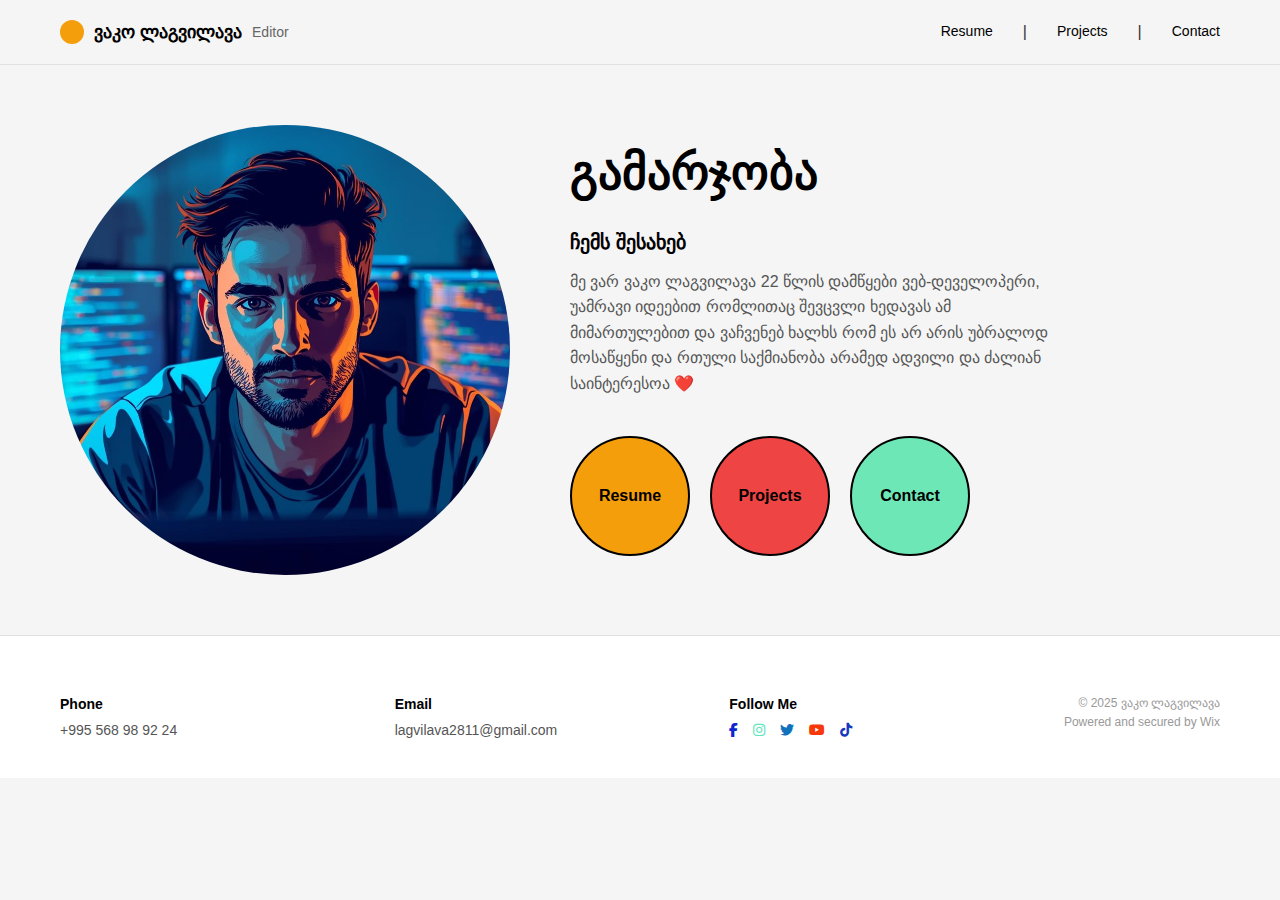
<file: index.html>
<!DOCTYPE html>
<html lang="en">
<head>
    <meta charset="UTF-8">
    <meta name="viewport" content="width=device-width, initial-scale=1.0">
    <title>ვაკო ლაგვილავა - პორტფოლიო</title>
    <link rel="stylesheet" href="style.css">
    <link rel="preconnect" href="https://fonts.googleapis.com">
    <link rel="preconnect" href="https://fonts.gstatic.com" crossorigin>
    <link href="https://fonts.googleapis.com/css2?family=Open+Sans:ital,wght@0,300..800;1,300..800&display=swap" rel="stylesheet">
    <link rel="stylesheet" href="https://cdnjs.cloudflare.com/ajax/libs/font-awesome/6.5.1/css/all.min.css">
</head>
<body>
    <!-- Header -->
    <header class="header">
        <div class="container">
            <div class="header-content">
                <a href="index.html" class="logo-link">
                    <div class="logo">
                        <span class="dot" ></span>
                        <span class="name" >ვაკო ლაგვილავა</span>
                        <span class="title">Editor</span>
                    </div>
                </a>
                <nav class="nav">
                    <a href="resume.html">Resume</a><span>|</span>
                    <a href="projects.html">Projects</a><span>|</span>
                    <a href="contact.html">Contact</a>
                </nav>
            </div>
        </div>
    </header>

    <!-- Main Content -->
    <main class="main">
        <div class="container">
            <div class="content-wrapper">
                <!-- Profile Section -->
                <div class="profile-section">
                    <img src="foto/vako lagvilava web developer.jpg" alt="ვაკო ლაგვილავა" class="profile-image">
                </div>

                <!-- Text Section -->
                <div class="text-section">
                    <h1 class="greeting">გამარჯობა</h1>
                    <div class="about-section">
                        <h2 class="about-title">ჩემს შესახებ</h2>
                        <p class="about-text">მე ვარ ვაკო ლაგვილავა 22 წლის დამწყები ვებ-დეველოპერი, უამრავი იდეებით რომლითაც შევცვლი ხედავას ამ მიმართულებით და ვაჩვენებ ხალხს რომ ეს არ არის უბრალოდ მოსაწყენი და რთული საქმიანობა არამედ ადვილი და ძალიან საინტერესოა ❤️</p>
                    </div>

                    <!-- Buttons -->
                    <div class="buttons-section">
                        <a href="resume.html" class="btn btn-resume">Resume</a>
                        <a href="projects.html" class="btn btn-projects">Projects</a>
                        <a href="contact.html" class="btn btn-contact">Contact</a>
                    </div>
                </div>
            </div>
        </div>
    </main>

    <!-- Footer -->
    <footer class="footer">
        <div class="container">
            <div class="footer-content">
                <div class="footer-section">
                    <h3>Phone</h3>
                    <p>+995 568 98 92 24</p>
                </div>
                <div class="footer-section">
                    <h3>Email</h3>
                    <p><class="com">lagvilava2811@gmail.com</class=></p>
                </div>
                <div class="footer-section">
                    <h3>Follow Me</h3>
                    <div class="social">
                        <a href="https://www.facebook.com/vako.lagvilava.1"><i class="fa-brands fa-facebook-f fa-beat-fade" style="color: #1026d1;"></i></a>
                        <a href="https://www.instagram.com/vako_lagvilava?igsh=OTJseTh4NzR1dDIy"><i class="fa-brands fa-instagram fa-beat-fade" style="color: #63E6BE;"></i></a>
                        <a href="https://x.com/ValeriLagv6884"><i class="fa-brands fa-twitter fa-bounce" style="color: #1071bc;"></i></a>
                        <a href="https://www.youtube.com/watch?v=wQZBNd7JH2g"><i class="fa-brands fa-youtube fa-beat-fade" style="color: #f73808;"></i></a>
                        <a href="https://www.tiktok.com/@relaxbaby.28?_r=1&_t=ZS-92TBEdog6Gj"><i class="fa-brands fa-tiktok fa-beat-fade" style="color: #1638c0;"></i></a>
                    </div>
                </div>
                <div class="footer-right">
                    <p>&copy; 2025 ვაკო ლაგვილავა</p>
                    <p>Powered and secured by <a href="#wix">Wix</a></p>
                </div>
            </div>
        </div>
    </footer>
</body>
</html>
</file>
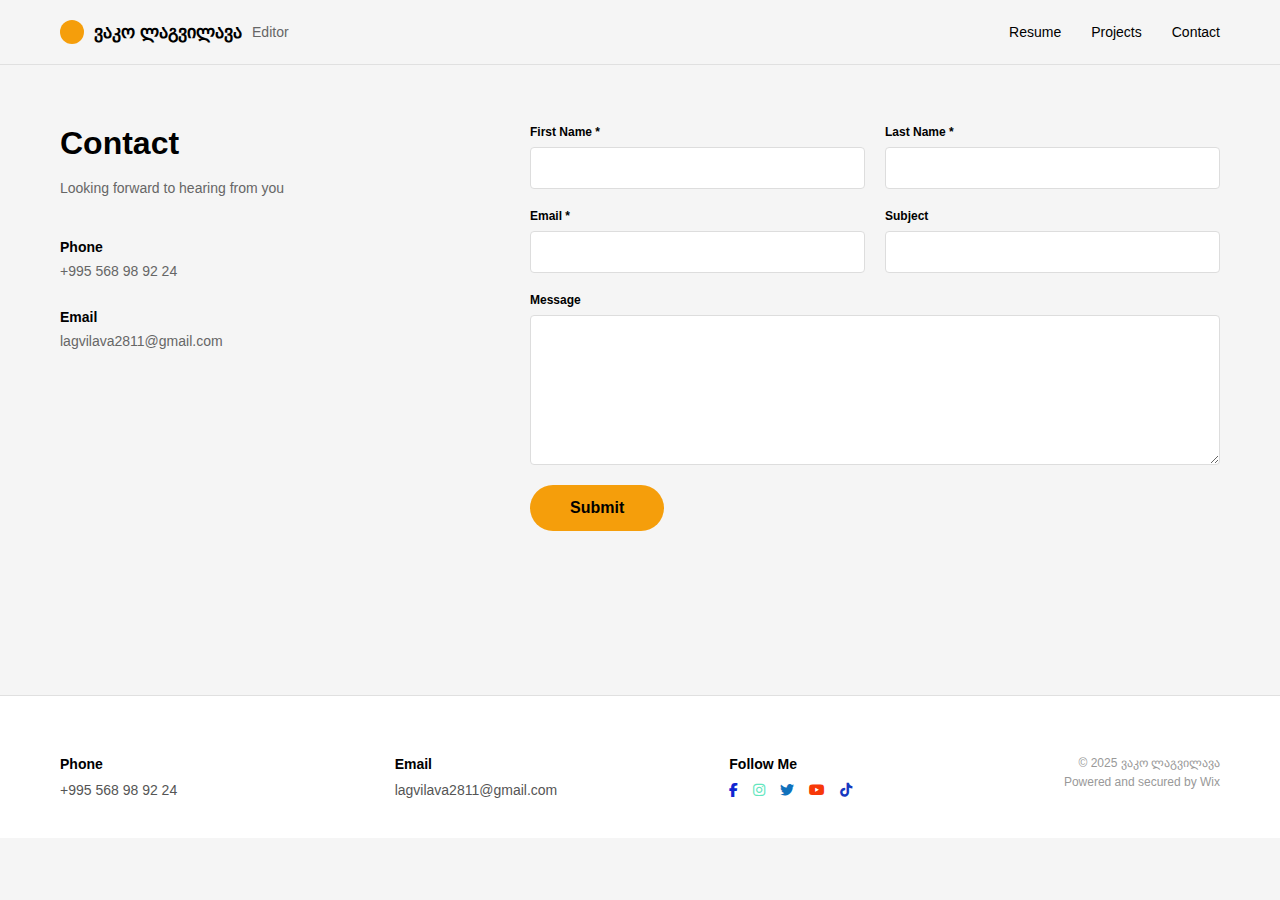
<file: contact.html>
<!DOCTYPE html>
<html lang="en">
<head>
    <meta charset="UTF-8">
    <meta name="viewport" content="width=device-width, initial-scale=1.0">
    <title>ვაკო ლაგვილავა - Contact</title>
    <link rel="stylesheet" href="style.css">
    <link rel="preconnect" href="https://fonts.googleapis.com">
    <link rel="preconnect" href="https://fonts.gstatic.com" crossorigin>
    <link href="https://fonts.googleapis.com/css2?family=Open+Sans:ital,wght@0,300..800;1,300..800&display=swap" rel="stylesheet">
    <link rel="stylesheet" href="https://cdnjs.cloudflare.com/ajax/libs/font-awesome/6.5.1/css/all.min.css">
</head>
<body>
  
    <header class="header">
        <div class="container">
            <div class="header-content">
                <a href="index.html" class="logo-link">
                    <div class="logo">
                        <span class="dot"></span>
                        <span class="name">ვაკო ლაგვილავა</span>
                        <span class="title">Editor</span>
                    </div>
                </a>
                <nav class="nav">
                    
                    <a href="resume.html">Resume</a>
                    <a href="projects.html">Projects</a>
                    <a href="contact.html" class="active">Contact</a>
                </nav>
            </div>
        </div>
    </header>

   
    <main class="main-contact">
        <div class="container">
            <div class="contact-wrapper">
               
                <div class="contact-info">
                    <h1 class="contact-title">Contact</h1>
                    <p class="contact-subtitle">Looking forward to hearing from you</p>
                    
                    <div class="contact-details">
                        <div class="detail-item">
                            <h3>Phone</h3>
                            <p>+995 568 98 92 24</p>
                        </div>
                        <div class="detail-item">
                            <h3>Email</h3>
                            <p>lagvilava2811@gmail.com</p>
                        </div>
                    </div>
                </div>

              
                <div class="contact-form-wrapper">
                    <form class="contact-form">
                        <div class="form-row">
                            <div class="form-group">
                                <label for="firstName">First Name *</label>
                                <input type="text" id="firstName" name="firstName" required>
                            </div>
                            <div class="form-group">
                                <label for="lastName">Last Name *</label>
                                <input type="text" id="lastName" name="lastName" required>
                            </div>
                        </div>

                        <div class="form-row">
                            <div class="form-group">
                                <label for="email">Email *</label>
                                <input type="email" id="email" name="email" required>
                            </div>
                            <div class="form-group">
                                <label for="subject">Subject</label>
                                <input type="text" id="subject" name="subject">
                            </div>
                        </div>

                        <div class="form-group full-width">
                            <label for="message">Message</label>
                            <textarea id="message" name="message" rows="6"></textarea>
                        </div>

                        <button type="submit" class="submit-btn">Submit</button>
                    </form>
                </div>
            </div>
        </div>
    </main>

  
    <footer class="footer">
        <div class="container">
            <div class="footer-content">
                <div class="footer-section">
                    <h3>Phone</h3>
                    <p>+995 568 98 92 24</p>
                </div>
                <div class="footer-section">
                    <h3>Email</h3>
                    <p>lagvilava2811@gmail.com</p>
                </div>
                <div class="footer-section">
                    <h3>Follow Me</h3>
                    <div class="social">
                        <a href="https://www.facebook.com/vako.lagvilava.1"><i class="fa-brands fa-facebook-f fa-beat-fade" style="color: #1026d1;"></i></a>
                        <a href="https://www.instagram.com/vako_lagvilava?igsh=OTJseTh4NzR1dDIy"><i class="fa-brands fa-instagram fa-beat-fade" style="color: #63E6BE;"></i></a>
                        <a href="https://x.com/ValeriLagv6884"><i class="fa-brands fa-twitter fa-bounce" style="color: #1071bc;"></i></a>
                        <a href="https://www.youtube.com/watch?v=wQZBNd7JH2g"><i class="fa-brands fa-youtube fa-beat-fade" style="color: #f73808;"></i></a>
                        <a href="https://www.tiktok.com/@relaxbaby.28?_r=1&_t=ZS-92TBEdog6Gj"><i class="fa-brands fa-tiktok fa-beat-fade" style="color: #1638c0;"></i></a>
                    </div>
                </div>
                <div class="footer-right">
                    <p>&copy; 2025 ვაკო ლაგვილავა</p>
                    <p>Powered and secured by <a href="#wix">Wix</a></p>
                </div>
            </div>
        </div>
    </footer>
</body>
</html>
</file>
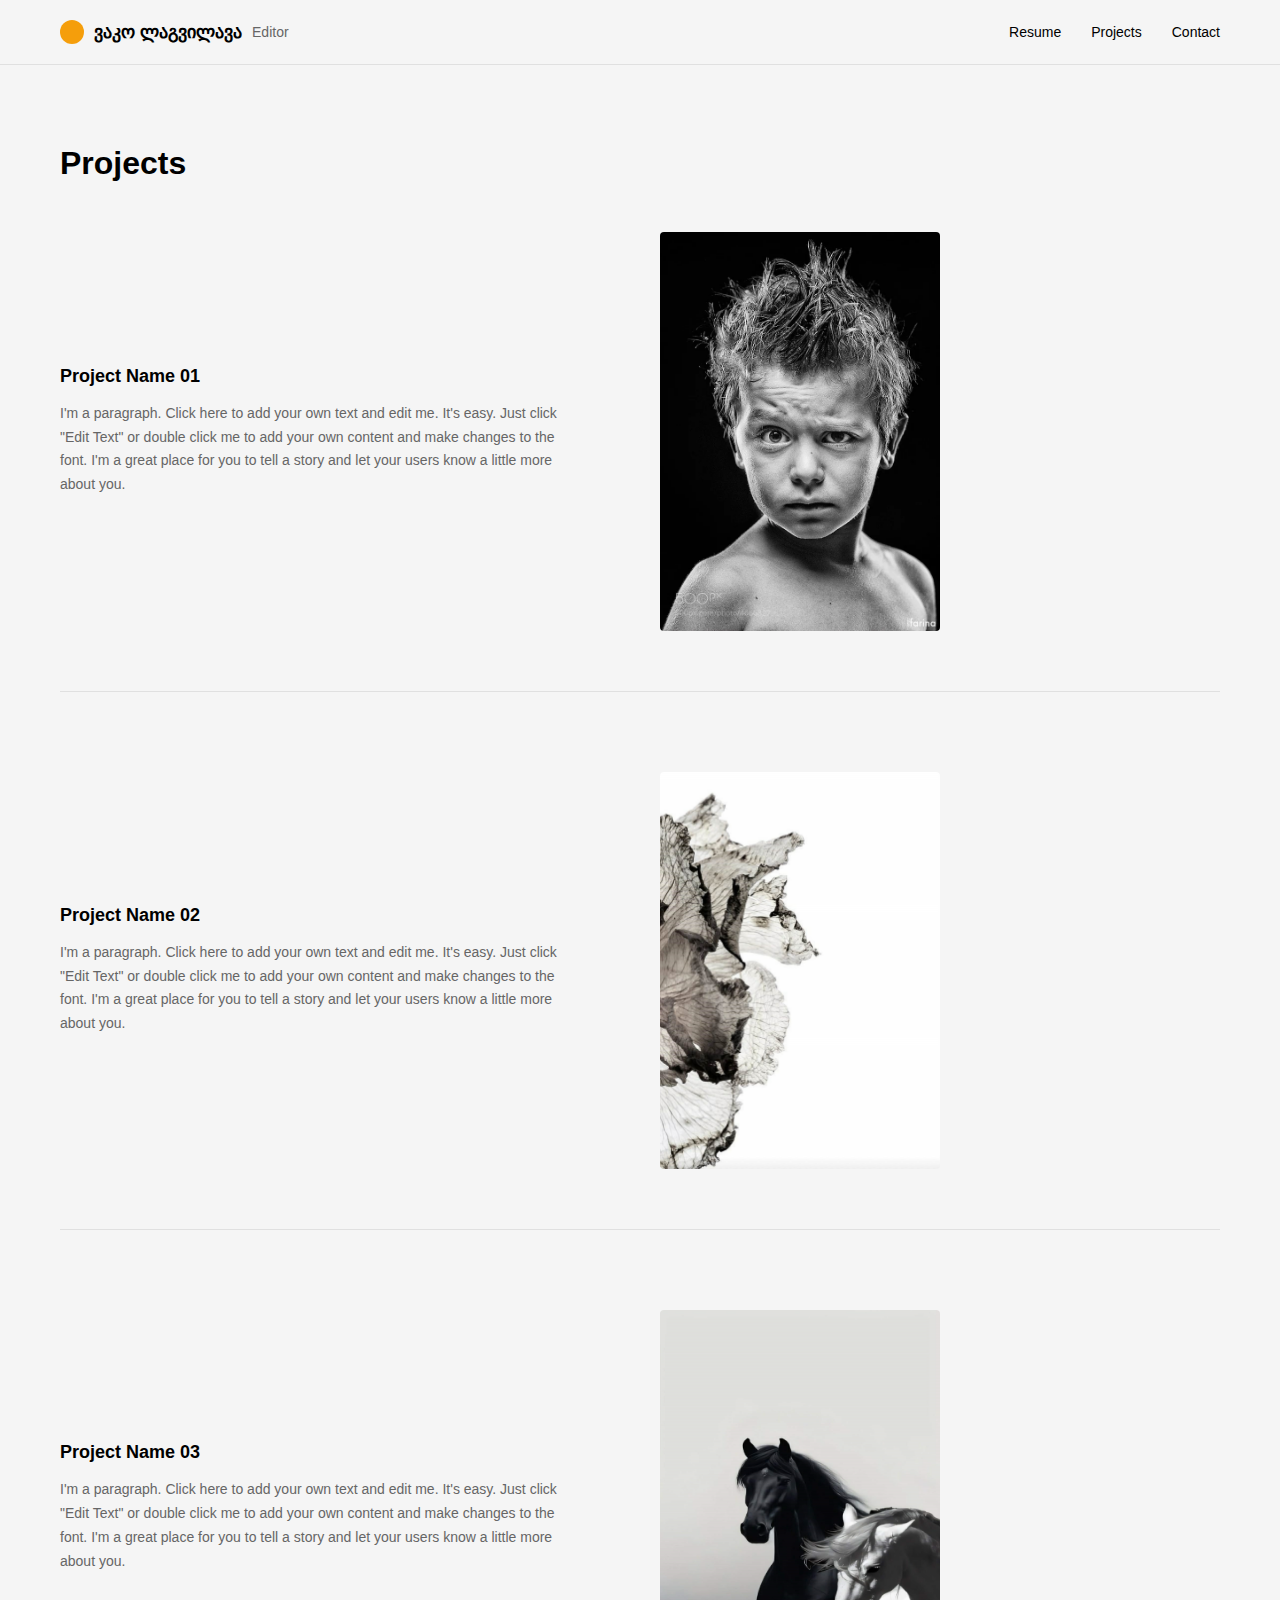
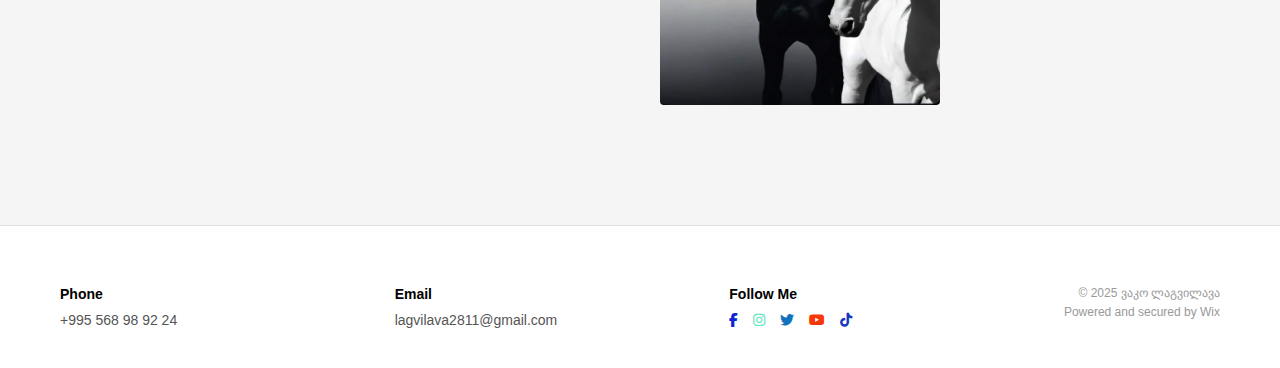
<file: projects.html>
<!DOCTYPE html>
<html lang="en">
<head>
    <meta charset="UTF-8">
    <meta name="viewport" content="width=device-width, initial-scale=1.0">
    <title>ვაკო ლაგვილავა - Projects</title>
    <link rel="stylesheet" href="style.css">
    <link rel="preconnect" href="https://fonts.googleapis.com">
    <link rel="preconnect" href="https://fonts.gstatic.com" crossorigin>
    <link href="https://fonts.googleapis.com/css2?family=Open+Sans:ital,wght@0,300..800;1,300..800&display=swap" rel="stylesheet">
    <link rel="stylesheet" href="https://cdnjs.cloudflare.com/ajax/libs/font-awesome/6.5.1/css/all.min.css">
</head>
<body>
    <!-- Header -->
    <header class="header">
        <div class="container">
            <div class="header-content">
                <a href="index.html" class="logo-link">
                    <div class="logo">
                        <span class="dot"></span>
                        <span class="name">ვაკო ლაგვილავა</span>
                        <span class="title">Editor</span>
                    </div>
                </a>
                <nav class="nav">
                    
                    <a href="resume.html">Resume</a>
                    <a href="projects.html">Projects</a>
                    <a href="contact.html">Contact</a>
                </nav>
            </div>
        </div>
    </header>


    <main class="main-projects">
        <div class="container">
           
            <h1 class="projects-title">Projects</h1>

      
            <section class="project-item">
                <div class="project-content">
                    <h2 class="project-name">Project Name 01</h2>
                    <p class="project-description">I'm a paragraph. Click here to add your own text and edit me. It's easy. Just click "Edit Text" or double click me to add your own content and make changes to the font. I'm a great place for you to tell a story and let your users know a little more about you.</p>
                </div>
                <div class="project-image">
                    <img src="foto/4-62.webp" alt="Project 01">
                </div>
            </section>

           
            <section class="project-item">
                <div class="project-content">
                    <h2 class="project-name">Project Name 02</h2>
                    <p class="project-description">I'm a paragraph. Click here to add your own text and edit me. It's easy. Just click "Edit Text" or double click me to add your own content and make changes to the font. I'm a great place for you to tell a story and let your users know a little more about you.</p>
                </div>
                <div class="project-image">
                    <img src="foto/f9a0a156-5943-49fc-b1e5-37c21cee55be.jpg" alt="Project 02">
                </div>
            </section>

        
            <section class="project-item">
                <div class="project-content">
                    <h2 class="project-name">Project Name 03</h2>
                    <p class="project-description">I'm a paragraph. Click here to add your own text and edit me. It's easy. Just click "Edit Text" or double click me to add your own content and make changes to the font. I'm a great place for you to tell a story and let your users know a little more about you.</p>
                </div>
                <div class="project-image">
                    <img src="foto/Без имени.png" alt="Project 03">
                </div>
            </section>
        </div>
    </main>

   
    <footer class="footer">
        <div class="container">
            <div class="footer-content">
                <div class="footer-section">
                    <h3>Phone</h3>
                    <p>+995 568 98 92 24</p>
                </div>
                <div class="footer-section">
                    <h3>Email</h3>
                    <p>lagvilava2811@gmail.com</p>
                </div>
                <div class="footer-section">
                    <h3>Follow Me</h3>
                    <div class="social">
                        <a href="https://www.facebook.com/vako.lagvilava.1"><i class="fa-brands fa-facebook-f fa-beat-fade" style="color: #1026d1;"></i></a>
                        <a href="https://www.instagram.com/vako_lagvilava?igsh=OTJseTh4NzR1dDIy"><i class="fa-brands fa-instagram fa-beat-fade" style="color: #63E6BE;"></i></a>
                        <a href="https://x.com/ValeriLagv6884"><i class="fa-brands fa-twitter fa-bounce" style="color: #1071bc;"></i></a>
                        <a href="https://www.youtube.com/watch?v=wQZBNd7JH2g"><i class="fa-brands fa-youtube fa-beat-fade" style="color: #f73808;"></i></a>
                        <a href="https://www.tiktok.com/@relaxbaby.28?_r=1&_t=ZS-92TBEdog6Gj"><i class="fa-brands fa-tiktok fa-beat-fade" style="color: #1638c0;"></i></a>
                    </div>
                </div>
                <div class="footer-right">
                    <p>&copy; 2025 ვაკო ლაგვილავა</p>
                    <p>Powered and secured by <a href="#wix">Wix</a></p>
                </div>
            </div>
        </div>
    </footer>
</body>
</html>
</file>
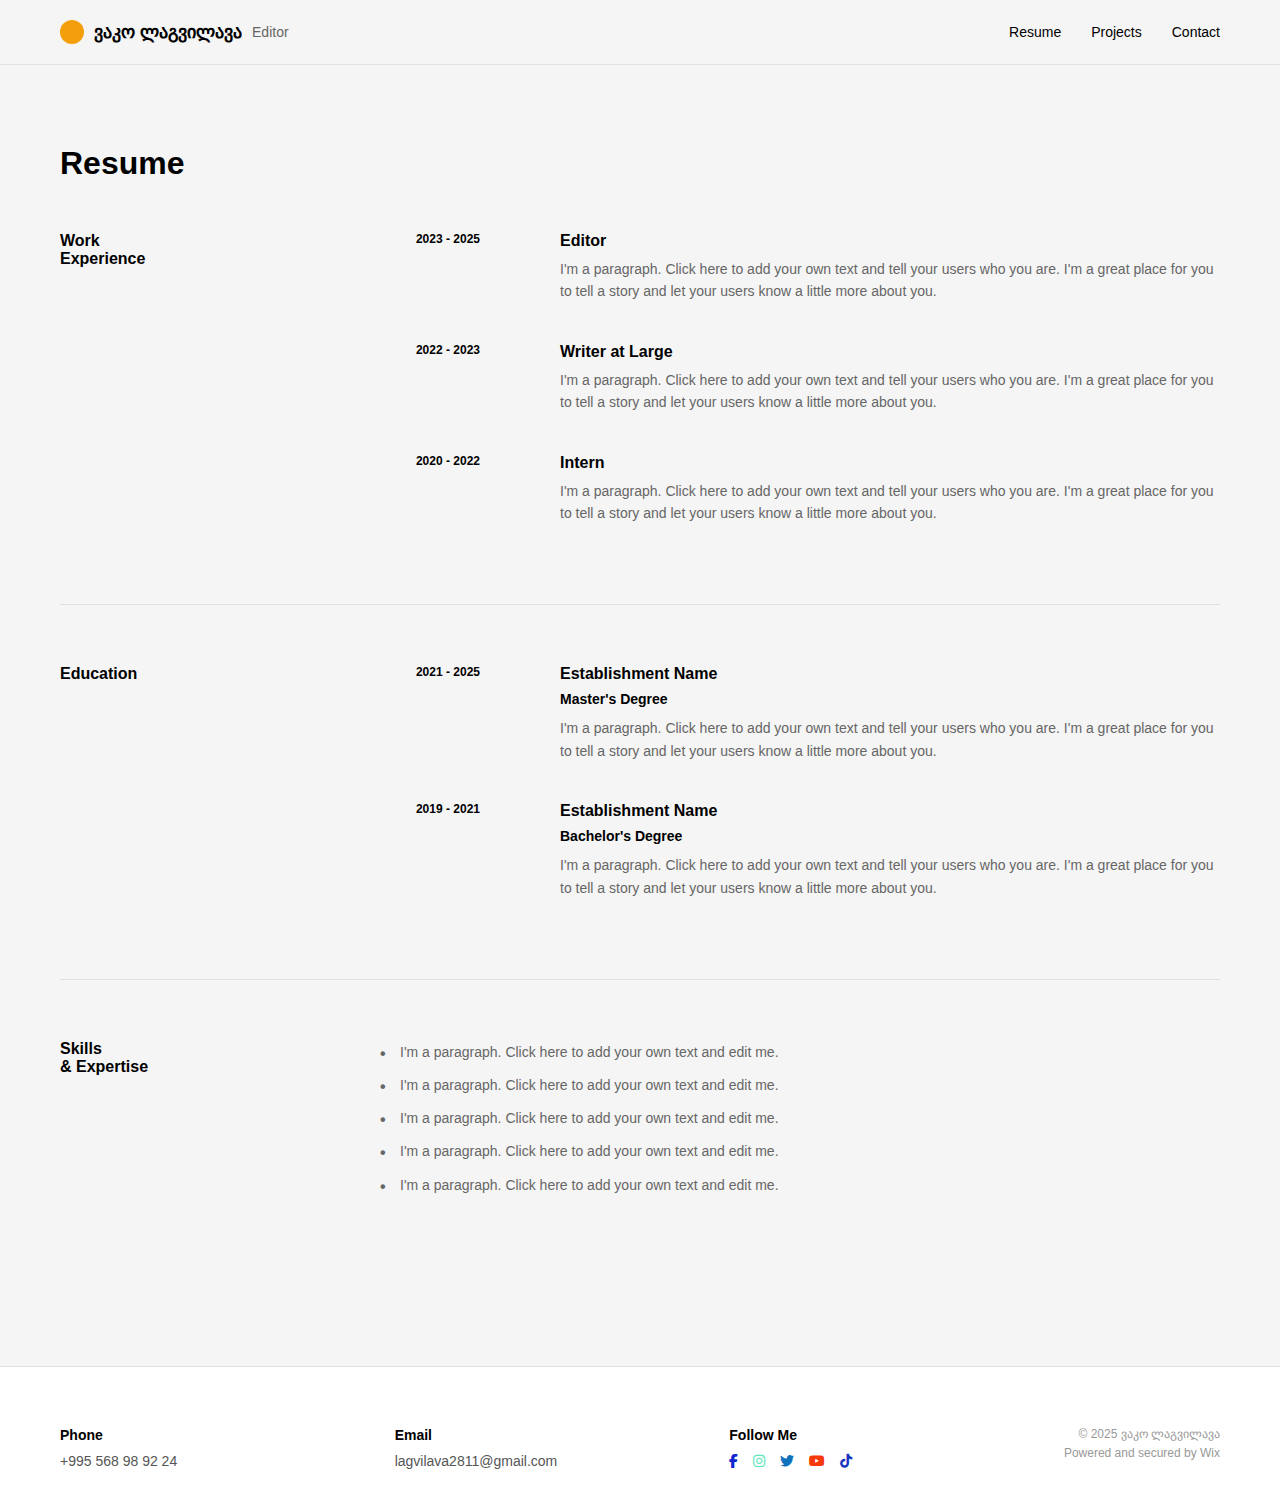
<file: resume.html>
<!DOCTYPE html>
<html lang="en">
<head>
    <meta charset="UTF-8">
    <meta name="viewport" content="width=device-width, initial-scale=1.0">
    <title>ვაკო ლაგვილავა - Resume</title>
    <link rel="stylesheet" href="style.css">
    <link rel="preconnect" href="https://fonts.googleapis.com">
    <link rel="preconnect" href="https://fonts.gstatic.com" crossorigin>
    <link href="https://fonts.googleapis.com/css2?family=Open+Sans:ital,wght@0,300..800;1,300..800&display=swap" rel="stylesheet">
    <link rel="stylesheet" href="https://cdnjs.cloudflare.com/ajax/libs/font-awesome/6.5.1/css/all.min.css">
</head>
<body>
    <!-- Header -->
    <header class="header">
        <div class="container">
            <div class="header-content">
                <a href="index.html" class="logo-link">
                    <div class="logo">
                        <span class="dot"></span>
                        <span class="name">ვაკო ლაგვილავა</span>
                        <span class="title">Editor</span>
                    </div>
                </a>
                <nav class="nav">
                   
                    <a href="resume.html">Resume</a>
                    <a href="projects.html">Projects</a>
                    <a href="contact.html">Contact</a>
                </nav>
            </div>
        </div>
    </header>

    
    <main class="main-resume">
        <div class="container">
       
            <h1 class="resume-title">Resume</h1>

           
            <section class="resume-section">
                <div class="section-left">
                    <div class="section-header">
                        <h2>Work</h2>
                        <h2 class="section-title-main">Experience</h2>
                    </div>
                </div>

                <div class="section-content">
                    <div class="experience-item">
                        <div class="experience-left">
                            <span class="date">2023 - 2025</span>
                        </div>
                        <div class="experience-right">
                            <h3 class="job-title">Editor</h3>
                            <p class="job-description">I'm a paragraph. Click here to add your own text and tell your users who you are. I'm a great place for you to tell a story and let your users know a little more about you.</p>
                        </div>
                    </div>

                    <div class="experience-item">
                        <div class="experience-left">
                            <span class="date">2022 - 2023</span>
                        </div>
                        <div class="experience-right">
                            <h3 class="job-title">Writer at Large</h3>
                            <p class="job-description">I'm a paragraph. Click here to add your own text and tell your users who you are. I'm a great place for you to tell a story and let your users know a little more about you.</p>
                        </div>
                    </div>

                    <div class="experience-item">
                        <div class="experience-left">
                            <span class="date">2020 - 2022</span>
                        </div>
                        <div class="experience-right">
                            <h3 class="job-title">Intern</h3>
                            <p class="job-description">I'm a paragraph. Click here to add your own text and tell your users who you are. I'm a great place for you to tell a story and let your users know a little more about you.</p>
                        </div>
                    </div>
                </div>
            </section>

          
            <section class="resume-section">
                <div class="section-left">
                    <div class="section-header">
                        <h2>Education</h2>
                    </div>
                </div>

                <div class="section-content">
                    <div class="experience-item">
                        <div class="experience-left">
                            <span class="date">2021 - 2025</span>
                        </div>
                        <div class="experience-right">
                            <h3 class="job-title">Establishment Name</h3>
                            <h4 class="degree">Master's Degree</h4>
                            <p class="job-description">I'm a paragraph. Click here to add your own text and tell your users who you are. I'm a great place for you to tell a story and let your users know a little more about you.</p>
                        </div>
                    </div>

                    <div class="experience-item">
                        <div class="experience-left">
                            <span class="date">2019 - 2021</span>
                        </div>
                        <div class="experience-right">
                            <h3 class="job-title">Establishment Name</h3>
                            <h4 class="degree">Bachelor's Degree</h4>
                            <p class="job-description">I'm a paragraph. Click here to add your own text and tell your users who you are. I'm a great place for you to tell a story and let your users know a little more about you.</p>
                        </div>
                    </div>
                </div>
            </section>

         
            <section class="resume-section">
                <div class="section-left">
                    <div class="section-header">
                        <h2>Skills</h2>
                        <h2 class="section-title-main">& Expertise</h2>
                    </div>
                </div>

                <div class="section-content">
                    <div class="skills-list">
                        <ul>
                            <li>I'm a paragraph. Click here to add your own text and edit me.</li>
                            <li>I'm a paragraph. Click here to add your own text and edit me.</li>
                            <li>I'm a paragraph. Click here to add your own text and edit me.</li>
                            <li>I'm a paragraph. Click here to add your own text and edit me.</li>
                            <li>I'm a paragraph. Click here to add your own text and edit me.</li>
                        </ul>
                    </div>
                </div>
            </section>
        </div>
    </main>

   
    <footer class="footer">
        <div class="container">
            <div class="footer-content">
                <div class="footer-section">
                    <h3>Phone</h3>
                    <p>+995 568 98 92 24</p>
                </div>
                <div class="footer-section">
                    <h3>Email</h3>
                    <p>lagvilava2811@gmail.com</p>
                </div>
                <div class="footer-section">
                    <h3>Follow Me</h3>
                    <div class="social">
                        <a href="https://www.facebook.com/vako.lagvilava.1"><i class="fa-brands fa-facebook-f fa-beat-fade" style="color: #1026d1;"></i></a>
                        <a href="https://www.instagram.com/vako_lagvilava?igsh=OTJseTh4NzR1dDIy"><i class="fa-brands fa-instagram fa-beat-fade" style="color: #63E6BE;"></i></a>
                        <a href="https://x.com/ValeriLagv6884"><i class="fa-brands fa-twitter fa-bounce" style="color: #1071bc;"></i></a>
                        <a href="https://www.youtube.com/watch?v=wQZBNd7JH2g"><i class="fa-brands fa-youtube fa-beat-fade" style="color: #f73808;"></i></a>
                        <a href="https://www.tiktok.com/@relaxbaby.28?_r=1&_t=ZS-92TBEdog6Gj"><i class="fa-brands fa-tiktok fa-beat-fade" style="color: #1638c0;"></i></a>
                    </div>
                </div>
                <div class="footer-right">
                    <p>&copy; 2025 ვაკო ლაგვილავა</p>
                    <p>Powered and secured by <a href="#wix">Wix</a></p>
                </div>
            </div>
        </div>
    </footer>
</body>
</html>
</file>
<file: style.css>
* {
    margin: 0;
    padding: 0;
    box-sizing: border-box;
}

body {
    font-family: -apple-system, BlinkMacSystemFont, 'Segoe UI', Roboto, Oxygen, Ubuntu, Cantarell, sans-serif;
    background-color: #f5f5f5;
    color: #333;
}

.container {
    max-width: 1200px;
    margin: 0 auto;
    padding: 0 20px;
}


.header {
    background-color: #f5f5f5;
    padding: 20px 0;
    border-bottom: 1px solid #e0e0e0;
}

.header-content {
    display: flex;
    justify-content: space-between;
    align-items: center;
}

.logo-link {
    text-decoration: none;
    cursor: pointer;
    transition: opacity 0.3s;
}

.logo-link:hover {
    opacity: 0.7;
}

.logo {
    display: flex;
    align-items: center;
    gap: 10px;
    font-size: 18px;
    font-weight: 600;
}


.dot {
    width: 24px;
    height: 24px;
    background-color: #f59e0b;
    border-radius: 50%;
}

.name {
    color: #000;
}

.title {
    font-size: 14px;
    color: #666;
    font-weight: 400;
}

.nav {
    display: flex;
    gap: 30px;
    flex-wrap: wrap;
}

.nav a {
    text-decoration: none;
    color: #000;
    font-size: 14px;
    transition: color 0.3s;
}

.nav a:hover {
    color: #f59e0b;
}


.main {
    background-color: #f5f5f5;
    padding: 60px 0;
    flex: 1;
}

.content-wrapper {
    display: flex;
    align-items: center;
    gap: 60px;
}

.profile-section {
    flex: 0 0 auto;
}

.profile-image {
    width: 450px;
    height: 450px;
    border-radius: 50%;
    object-fit: cover;
    display: block;
}

.text-section {
    flex: 1;
}

.greeting {
    font-size: 48px;
    font-weight: 700;
    margin-bottom: 30px;
    color: #000;
}

.about-section {
    margin-bottom: 40px;
}

.about-title {
    font-size: 20px;
    font-weight: 600;
    margin-bottom: 15px;
    color: #000;
}

.about-text {
    font-size: 16px;
    line-height: 1.6;
    color: #555;
    max-width: 500px;
}


.buttons-section {
    display: flex;
    gap: 20px;
    flex-wrap: wrap;
}

.btn {
    width: 120px;
    height: 120px;
    border-radius: 50%;
    display: flex;
    align-items: center;
    justify-content: center;
    text-decoration: none;
    font-weight: 600;
    font-size: 16px;
    cursor: pointer;
    transition: all 0.4s ease;
    border: 2px solid #000;
}

.btn:hover {
    transform: scale(1.05);
    box-shadow: 0 4px 12px rgba(0, 0, 0, 0.15);
    background-color: #fff !important;
    color: #000 !important;
}

.btn-resume {
    background-color: #f59e0b;
    color: #000;
}

.btn-projects {
    background-color: #ef4444;
    color: #000;
}

.btn-contact {
    background-color: #6ee7b7;
    color: #000;
}


.footer {
    background-color: #fff;
    border-top: 1px solid #e0e0e0;
    padding: 60px 0 40px;
}

.footer-content {
    display: flex;
    justify-content: space-between;
    align-items: flex-start;
    gap: 40px;
}

.footer-section {
    flex: 1;
}

.footer-section h3 {
    font-size: 14px;
    font-weight: 600;
    margin-bottom: 10px;
    color: #000;
}

.footer-section p {
    font-size: 14px;
    color: #555;
}

.social {
    display: flex;
    gap: 15px;
}

.social a {
    text-decoration: none;
    color: #333;
    font-size: 14px;
    font-weight: 600;
    transition: color 0.3s;  }

.social a:hover {
    color: #f59e0b;
}

.footer-right {
    text-align: right;
    font-size: 12px;
    color: #999;
}

.footer-right p {
    margin-bottom: 5px;
    font-size: 12px;
}

.footer-right a {
    color: #999;
    text-decoration: none;
    transition: color 0.3s;
}

.footer-right a:hover {
    color: #f59e0b;
}


.main-resume {
    background-color: #f5f5f5;
    padding: 60px 0;
}

.resume-title {
    font-size: 32px;
    font-weight: 700;
    margin-bottom: 50px;
    color: #000;
    padding-top: 20px;
}

.resume-section {
    margin-bottom: 60px;
    padding-bottom: 40px;
    border-bottom: 1px solid #e0e0e0;
    display: flex;
    gap: 120px;
    align-items: flex-start;
}

.resume-section:last-child {
    border-bottom: none;
}

.section-left {
    flex: 0 0 200px;
    flex-shrink: 0;
}

.section-content {
    flex: 1;
}

.section-header {
    display: block;
}

.section-header h2 {
    font-size: 16px;
    font-weight: 700;
    color: #000;
    margin: 0;
}

.section-title-main {
    color: #f59e0b;
    display: inline;
}

.experience-item {
    display: flex;
    gap: 80px;
    margin-bottom: 40px;
    align-items: flex-start;
}

.experience-left {
    flex: 0 0 100px;
    text-align: right;
}

.date {
    font-size: 12px;
    font-weight: 600;
    color: #000;
    display: block;
}

.experience-right {
    flex: 1;
}

.job-title {
    font-size: 16px;
    font-weight: 600;
    color: #000;
    margin-bottom: 8px;
}

.degree {
    font-size: 14px;
    font-weight: 600;
    color: #000;
    margin-bottom: 10px;
}

.job-description {
    font-size: 14px;
    line-height: 1.6;
    color: #666;
}

.skills-list ul {
    list-style: none;
    padding: 0;
    margin: 0;
}

.skills-list li {
    font-size: 14px;
    line-height: 1.8;
    color: #666;
    margin-bottom: 8px;
    position: relative;
    padding-left: 20px;
}

.skills-list li:before {
    content: "•";
    position: absolute;
    left: 0;
    font-weight: bold;
    font-size: 16px;
}


@media (max-width: 480px) {
    .content-wrapper {
        flex-direction: column;
        text-align: center;
        gap: 40px;
    }

    .profile-image {
        width: 250px;
        height: 250px;
    }

    .greeting {
        font-size: 36px;
    }

    .buttons-section {
        justify-content: center;
    }

    .footer-content {
        flex-direction: column;
        text-align: left;
    }

    .footer-right {
        text-align: left;
    }

    .nav {
        gap: 15px;
    }

    .experience-item {
        flex-direction: column;
        gap: 20px;
    }

    .experience-left {
        flex: 1;
    }

    .resume-title {
        font-size: 24px;
    }

    .section-header h2 {
        font-size: 20px;
    }
}

/* Projects Page */
.main-projects {
    background-color: #f5f5f5;
    padding: 60px 0;
}

.projects-title {
    font-size:32px;
    font-weight: 700;
    margin-bottom: 50px;
    color: #000;
    padding-top: 20px;
}

.project-item {
    display: flex;
    gap: 100px;
    align-items: center;
    margin-bottom: 80px;
    padding-bottom: 60px;
    border-bottom: 1px solid #e0e0e0;
}

.project-item:last-child {
    border-bottom: none;
    margin-bottom: 0;
}

.project-content {
    flex: 1;
    max-width: 500px;
}

.project-name {
    font-size: 18px;
    font-weight: 700;
    color: #000;
    margin-bottom: 15px;
}

.project-description {
    font-size: 14px;
    line-height: 1.7;
    color: #666;
}

.project-image {
    flex: 0 0 280px;
    overflow: hidden;
}

.project-image img {
    width: 100%;
    height: auto;
    display: block;
    border-radius: 4px;
}

/* Projects Responsive */
@media (max-width: 768px) {
    .project-item {
        flex-direction: column;
        gap: 40px;
        margin-bottom: 60px;
        padding-bottom: 40px;
    }

    .project-content {
        max-width: 100%;
    }

    .project-image {
        flex: 1;
        width: 100%;
    }

    .projects-title {
        font-size: 24px;
    }
}

/* Contact Page */
.main-contact {
    background-color: #f5f5f5;
    padding: 60px 0;
    min-height: 70vh;
}

.contact-wrapper {
    display: flex;
    gap: 120px;
    align-items: flex-start;
}

.contact-info {
    flex: 0 0 350px;
}

.contact-title {
    font-size: 32px;
    font-weight: 700;
    color: #000;
    margin-bottom: 15px;
}

.contact-subtitle {
    font-size: 14px;
    color: #666;
    margin-bottom: 40px;
    line-height: 1.6;
}

.contact-details {
    display: flex;
    flex-direction: column;
    gap: 30px;
}

.detail-item h3 {
    font-size: 14px;
    font-weight: 600;
    color: #000;
    margin-bottom: 8px;
}

.detail-item p {
    font-size: 14px;
    color: #666;
}

.contact-form-wrapper {
    flex: 1;
}

.contact-form {
    display: flex;
    flex-direction: column;
    gap: 20px;
}

.form-row {
    display: grid;
    grid-template-columns: 1fr 1fr;
    gap: 20px;
}

.form-group {
    display: flex;
    flex-direction: column;
}

.form-group.full-width {
    grid-column: 1 / -1;
}

.form-group label {
    font-size: 12px;
    font-weight: 600;
    color: #000;
    margin-bottom: 8px;
}

.form-group input,
.form-group textarea {
    padding: 12px 15px;
    border: 1px solid #ddd;
    border-radius: 4px;
    font-family: inherit;
    font-size: 14px;
    color: #333;
    background-color: #fff;
    transition: border-color 0.3s;
}

.form-group input:focus,
.form-group textarea:focus {
    outline: none;
    border-color: #f59e0b;
    box-shadow: 0 0 0 3px rgba(245, 158, 11, 0.1);
}

.form-group textarea {
    resize: vertical;
    min-height: 150px;
}

.submit-btn {
    background-color: #f59e0b;
    color: #000;
    border: none;
    padding: 14px 40px;
    font-size: 16px;
    font-weight: 600;
    border-radius: 50px;
    cursor: pointer;
    transition: all 0.3s;
    align-self: flex-start;
}

.submit-btn:hover {
    background-color: #e09d0f;
    transform: translateY(-2px);
    box-shadow: 0 4px 12px rgba(245, 158, 11, 0.3);
}

/* Contact Responsive */
@media (max-width: 768px) {
    .contact-wrapper {
        flex-direction: column;
        gap: 50px;
    }

    .contact-info {
        flex: 1;
    }

    .form-row {
        grid-template-columns: 1fr;
    }

    .contact-title {
        font-size: 24px;
    }

    .submit-btn {
        width: 100%;
        text-align: center;
    }
}

/* Mobile Responsive - Extra Small Devices */
@media (max-width: 480px) {
    .container {
        padding: 0 15px;
    }

    .header-content {
        flex-direction: column;
        gap: 20px;
        align-items: flex-start;
    }

    .nav {
        gap: 10px;
        flex-wrap: wrap;
    }

    .nav a {
        font-size: 12px;
    }

    .main {
        padding: 40px 0;
    }

    .content-wrapper {
        flex-direction: column;
        gap: 30px;
    }

    .profile-image {
        width: 280px;
        height: 280px;
    }

    .text-section {
        width: 100%;
    }

    .greeting {
        font-size: 28px;
        margin-bottom: 20px;
    }

    .about-title {
        font-size: 16px;
    }

    .about-text {
        font-size: 14px;
        max-width: 100%;
    }

    .buttons-section {
        justify-content: flex-start;
        width: 100%;
    }

    .btn {
        width: 100px;
        height: 100px;
        font-size: 13px;
    }

    /* Resume Mobile */
    .main-resume {
        padding: 40px 0;
    }

    .resume-title {
        font-size: 24px;
        margin-bottom: 30px;
    }

    .resume-section {
        flex-direction: column;
        gap: 20px;
    }

    .section-left {
        flex: 1;
        width: 100%;
    }

    .section-header h2 {
        font-size: 16px;
    }

    .experience-item {
        flex-direction: column;
        gap: 10px;
        margin-bottom: 30px;
    }

    .experience-left {
        text-align: left;
    }

    .date {
        font-size: 11px;
    }

    .job-title {
        font-size: 14px;
    }

    .job-description {
        font-size: 12px;
    }

    .skills-list li {
        font-size: 12px;
    }

    /* Projects Mobile */
    .main-projects {
        padding: 40px 0;
    }

    .projects-title {
        font-size: 24px;
        margin-bottom: 30px;
    }

    .project-item {
        flex-direction: column;
        gap: 25px;
        margin-bottom: 50px;
        padding-bottom: 30px;
    }

    .project-content {
        max-width: 100%;
    }

    .project-name {
        font-size: 16px;
    }

    .project-description {
        font-size: 13px;
    }

    .project-image {
        flex: 1;
        width: 100%;
    }

    /* Contact Mobile */
    .main-contact {
        padding: 40px 0;
    }

    .contact-wrapper {
        flex-direction: column;
        gap: 30px;
    }

    .contact-info {
        flex: 1;
        width: 100%;
    }

    .contact-title {
        font-size: 20px;
    }

    .contact-subtitle {
        font-size: 13px;
    }

    .contact-details {
        gap: 20px;
    }

    .detail-item h3 {
        font-size: 12px;
    }

    .detail-item p {
        font-size: 12px;
    }

    .form-group input,
    .form-group textarea {
        font-size: 13px;
        padding: 10px 12px;
    }

    .form-group textarea {
        min-height: 120px;
    }

    .submit-btn {
        padding: 12px 30px;
        font-size: 14px;
    }

    .footer {
        padding: 40px 0 30px;
    }

    .footer-content {
        flex-direction: column;
        gap: 30px;
    }

    .footer-section h3 {
        font-size: 12px;
    }

    .footer-section p {
        font-size: 12px;
    }

    .footer-right {
        text-align: left;
    }

    .footer-right p {
        font-size: 11px;
    }
}
</file>
